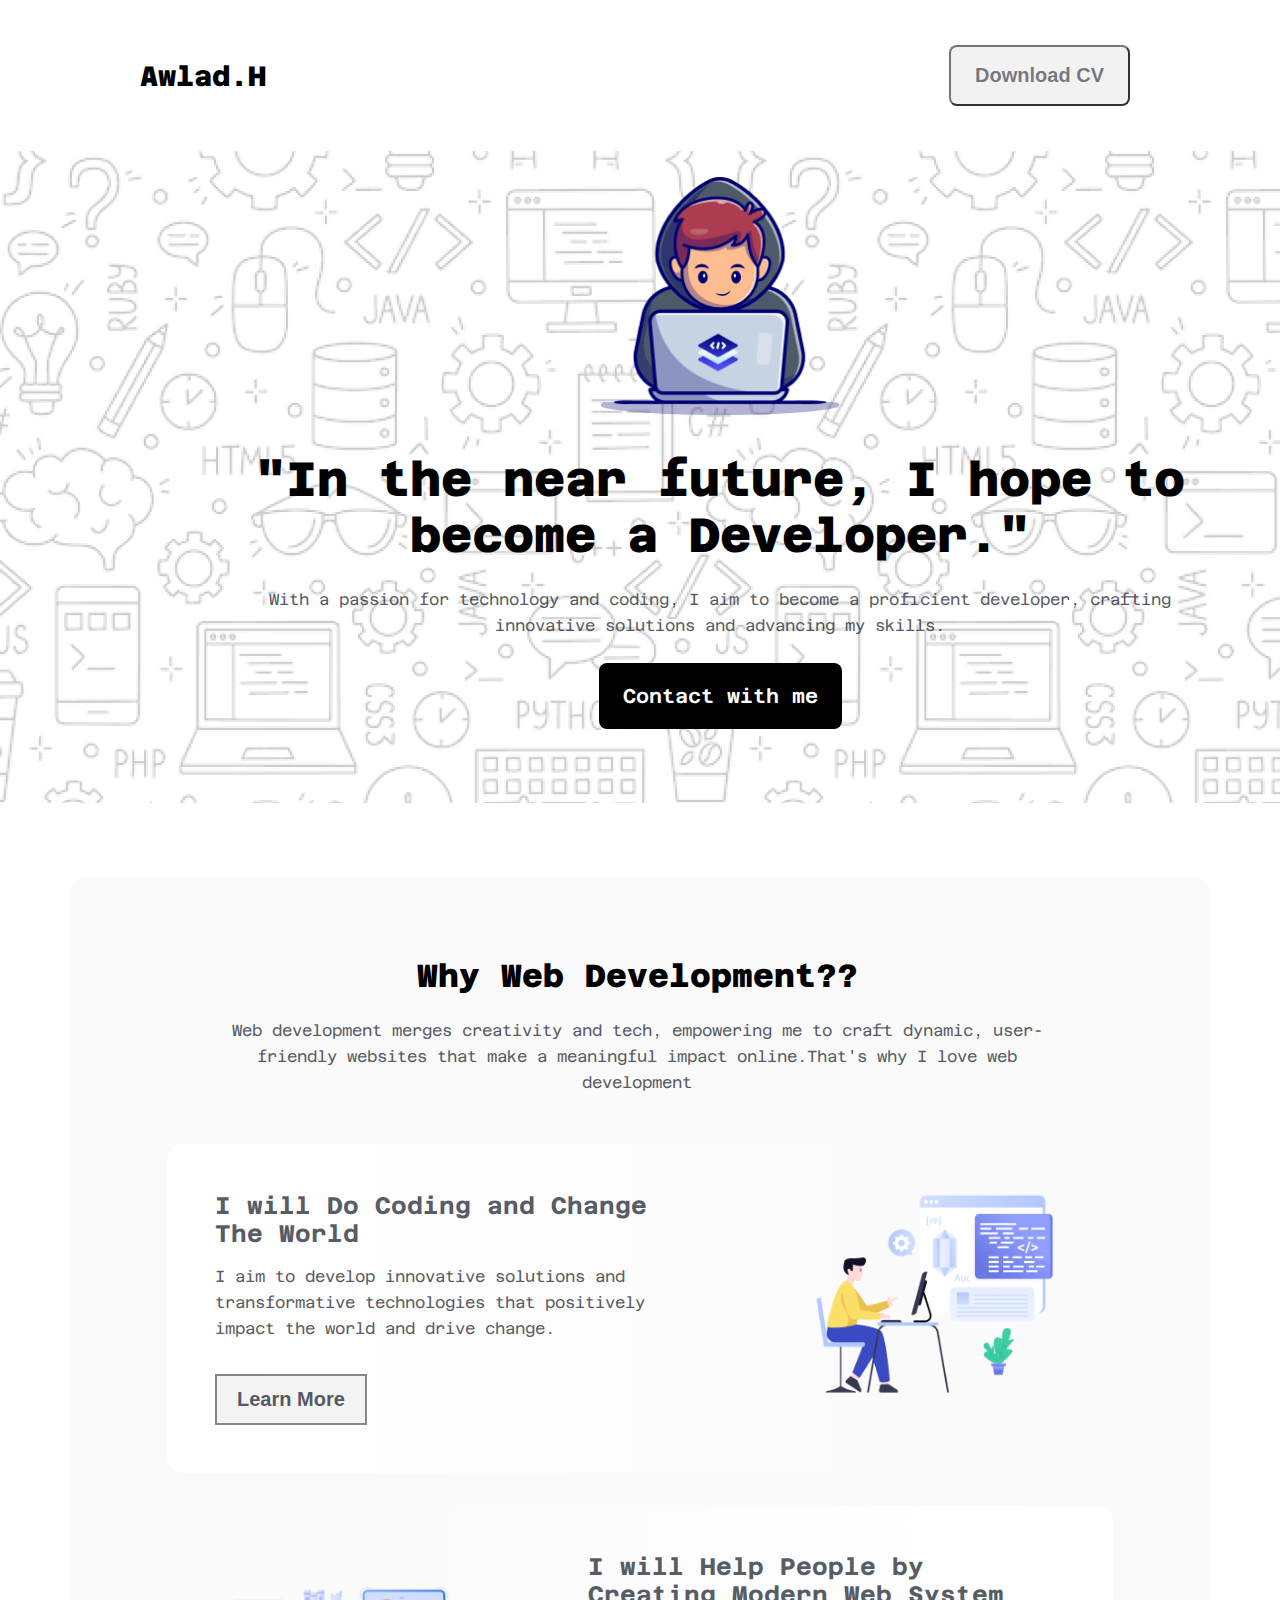
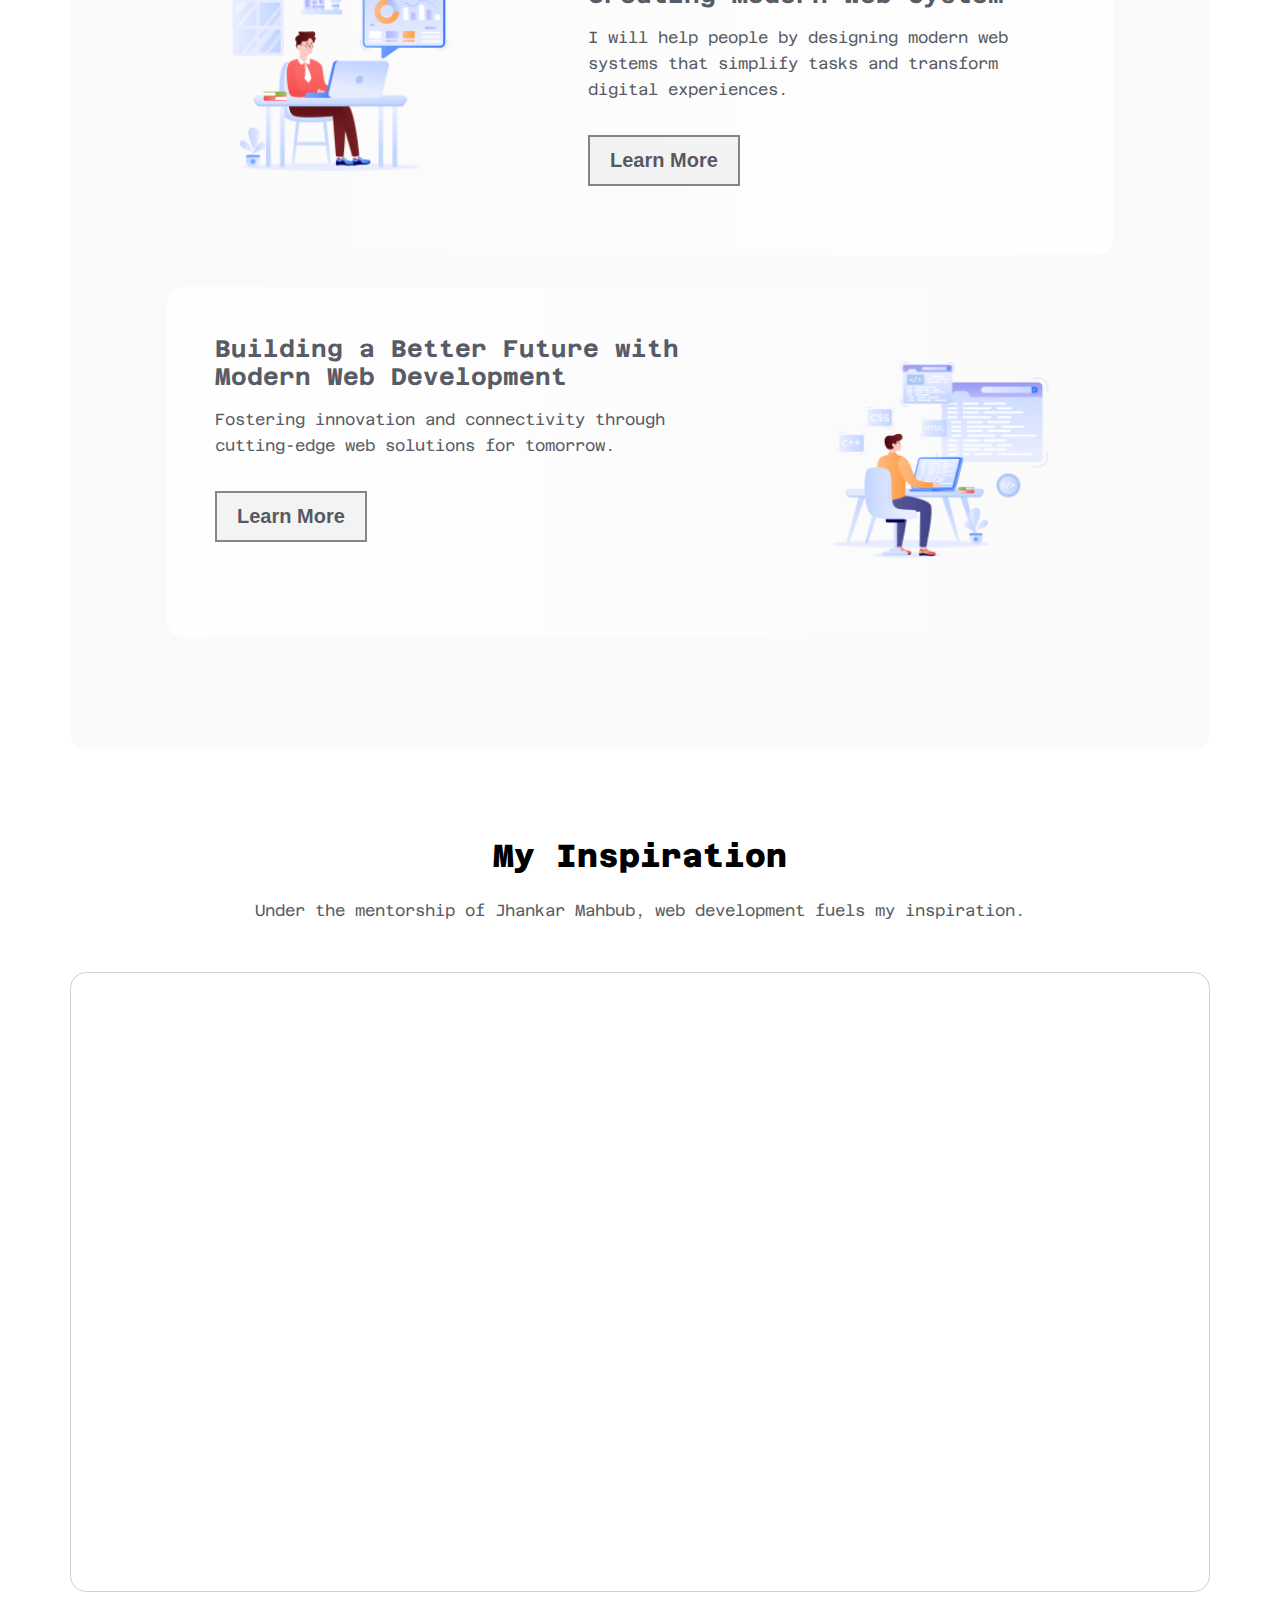
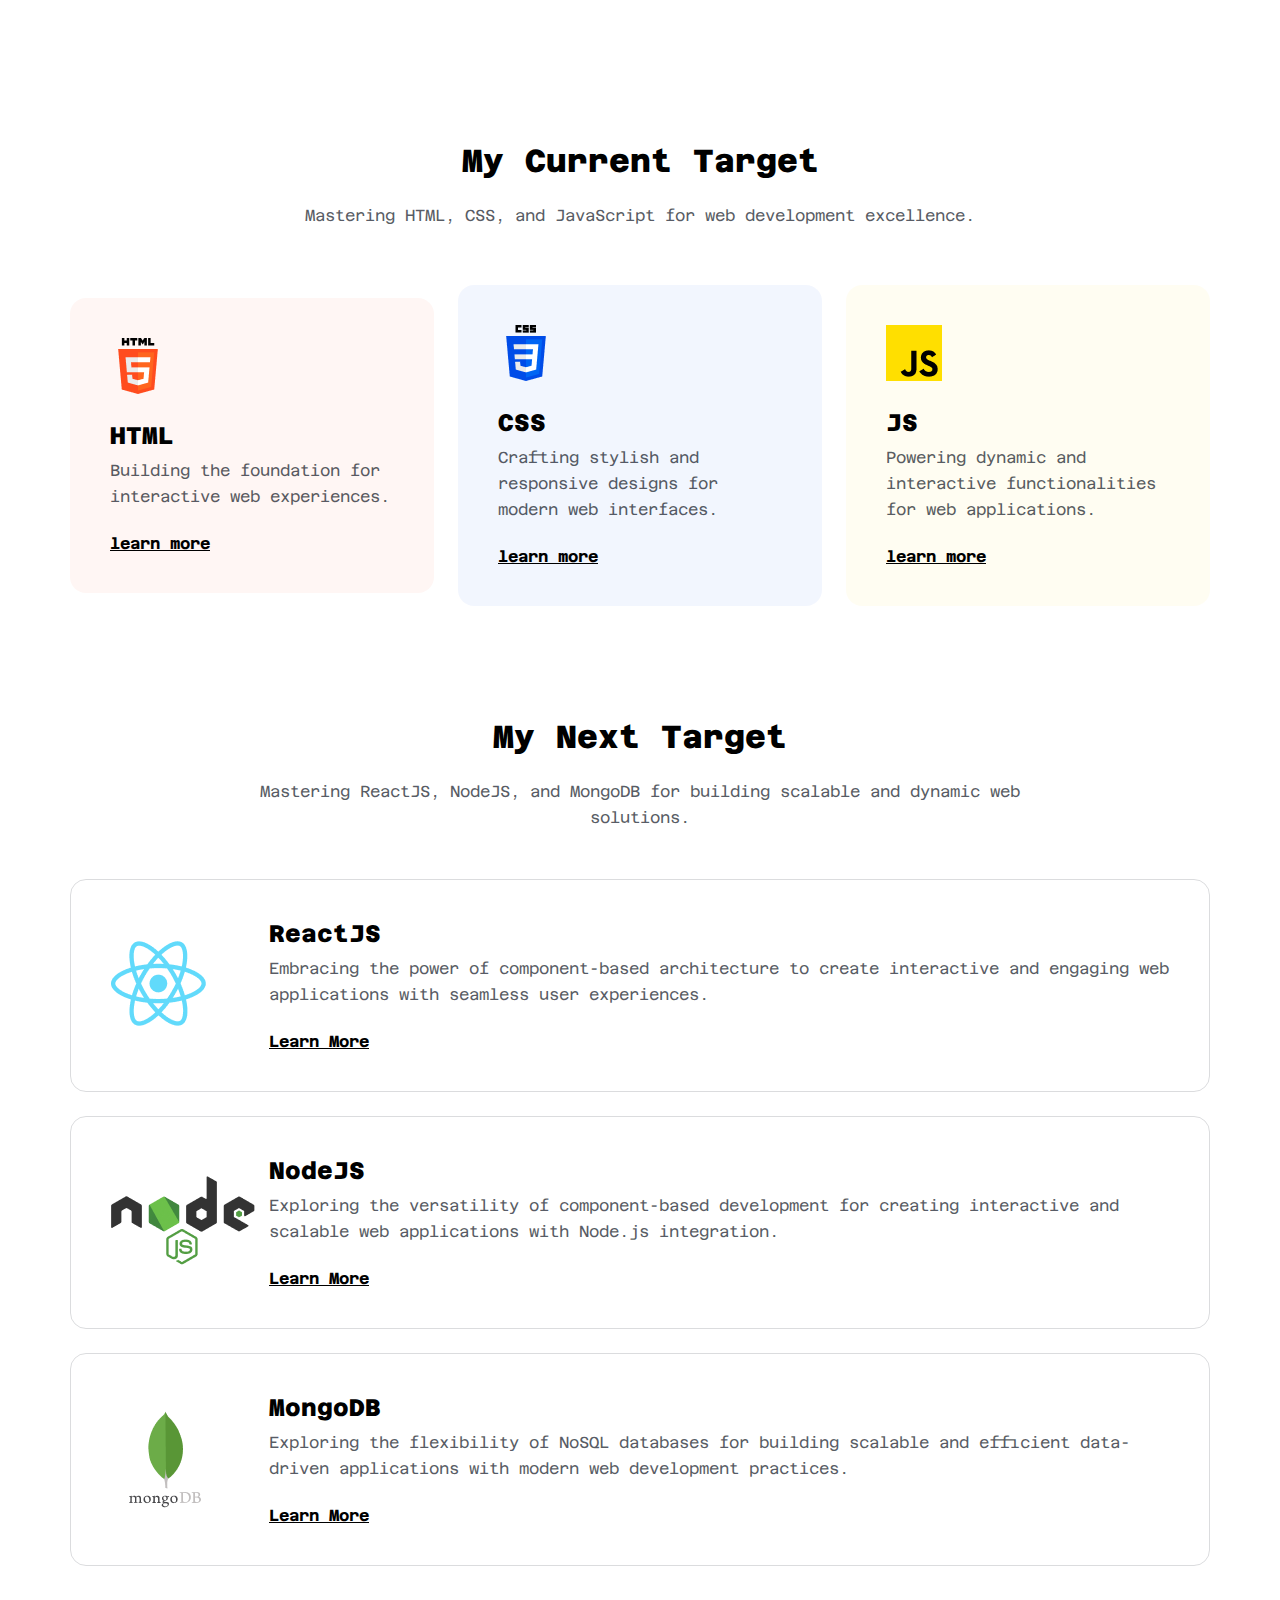
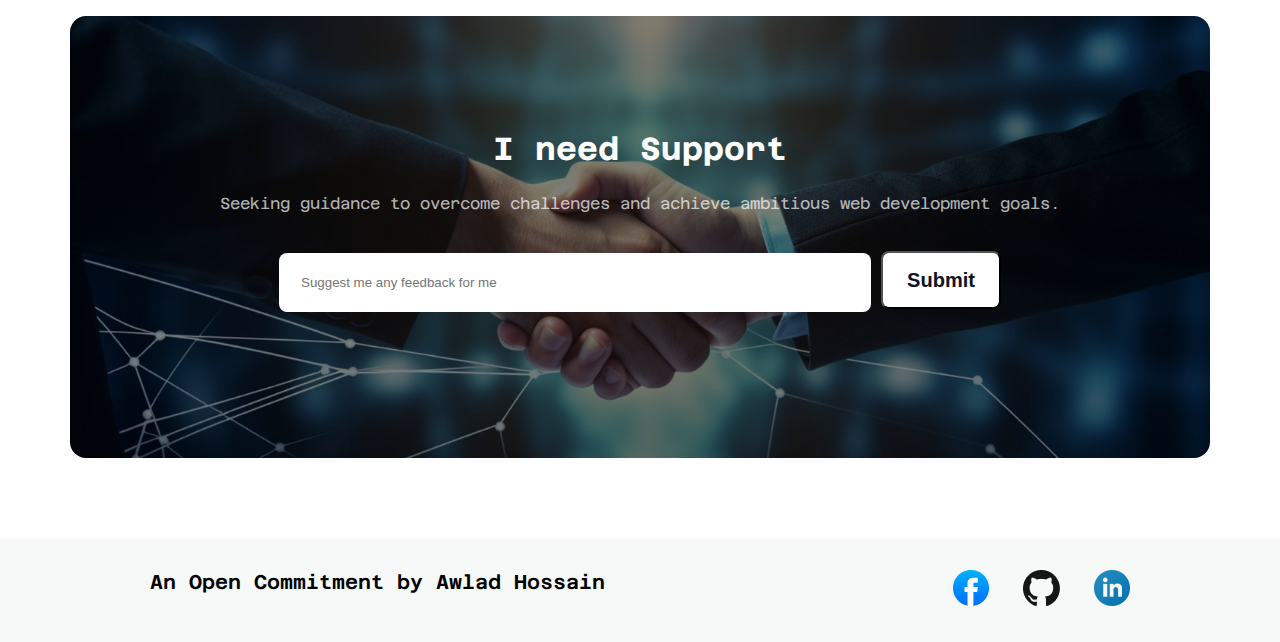
<file: index.html>
<!DOCTYPE html>
<html lang="en">
<head>
    <meta charset="UTF-8">
    <meta name="viewport" content="width=device-width, initial-scale=1.0">
    <title>Awlad.H</title>
    <link rel="stylesheet" href="./styles/style.css">
</head>
<body>
    <header>
        
        <!-- nav section  -->
         <nav>
            <ul>
                <li class="nav-title">Awlad.H</li>
                <li><Button class="color-1 nav-btn">Download CV</Button></li>
            </ul>
         </nav>
         <div class="banner">
            <div class="banner-container">
                <div class="banner-img-container">
                    <img src="./assets/Group.png" alt="" class="banner-img">
                </div>
                <div class="banner-content">
                    <h1 class="banner-title">"In the near future, I hope to become a Developer."</h1>
                    <p class="content-description">With a passion for technology and coding, I aim to become a proficient developer, crafting innovative solutions and advancing my skills.</p>
                    <a class="contact-btn" href="#footer">Contact with me</a>
                </div>
                
            </div>
         </div>

    </header>

    <!-- -----------main section starts here----- -->
    <main>
        <!-- why web development section  -->
         <section class="web-dev-container">
            <div class="web-dev-content">
                <h2>Why Web Development??</h2>
                <p class="content-description">Web development merges creativity and tech, empowering me to craft dynamic, user-friendly websites that make a meaningful impact online.That's why I love web development</p>
            </div>

            <div class="web-dev-items">
                <div class="items-content">
                    <h3>I will Do Coding and Change The World</h3>
                    <p class="content-description">I aim to develop innovative solutions and transformative technologies that positively impact the world and drive change.</p>
                    <button>Learn More</button>
                </div>
                <div class="items-img">
                    <img src="./assets/web-dev-1.png" alt="">
                </div>
            </div>
            <div id="background-90deg" class="web-dev-items">
                <div class="items-img">
                    <img src="./assets/web-dev-2.png" alt="">
                </div>
                <div class="items-content">
                    <h3>I will Help People by Creating Modern Web System</h3>
                    <p class="content-description">I will help people by designing modern web systems that simplify tasks and transform digital experiences.</p>
                    <button>Learn More</button>
                </div>
            </div>
            <div class="web-dev-items">
                <div class="items-content">
                    <h3>Building a Better Future with Modern Web Development </h3>
                    <p class="content-description">Fostering innovation and connectivity through cutting-edge web solutions for tomorrow.</p>
                    <button>Learn More</button>
                </div>
                <div class="items-img">
                    <img src="./assets/web-dev-3.png" alt="">
                </div>
            </div>

         </section>

        <!-- ------my inspiration section----- -->
         <section class="inspiration-container">
            <div class="inspiration-content">
                <h2>My Inspiration</h2>
                <p class="content-description">Under the mentorship of Jhankar Mahbub, web development fuels my inspiration.</p>
            </div>

            <!-- inspiration vedio  -->

            <div class="inspiration-vedio">
                <iframe width="1076px" height="550px" src="https://www.youtube.com/embed/S-gIFz-uYNw?si=hNxglcdfsQ7rzH6E" title="YouTube video player" frameborder="0" allow="accelerometer; autoplay; clipboard-write; encrypted-media; gyroscope; picture-in-picture; web-share" referrerpolicy="strict-origin-when-cross-origin" allowfullscreen></iframe>
            </div>
         </section>



         <!-- My Current Target Section  -->
         <section class="current-target">
            <div class="target-header">
                <h2>My Current Target</h2>
                <p class="content-description">Mastering HTML, CSS, and JavaScript for web development excellence.</p>
            </div>
            <div class="target-container">
                <div class="target-content target-content-bg-1">   
                    <img src="./assets/html.png" alt="">
                    <h4 class="target-container-title">HTML</h4>
                    <p class="content-description">Building the foundation for interactive web experiences.</p>
                    <a href="https://www.w3schools.com/html/" target="_blank" id="learn-more-link">learn more</a>
                </div>

                <div class="target-content target-content-bg-2">   
                    <img src="./assets/css.png" alt="">
                    <h4 class="target-container-title">CSS</h4>
                    <p class="content-description">Crafting stylish and responsive designs for modern web interfaces.</p>
                    <a href="https://developer.mozilla.org/en-US/docs/Learn/Getting_started_with_the_web/CSS_basics" target="_blank" id="learn-more-link">learn more</a>
                </div>

                <div class="target-content target-content-bg-3">   
                    <img src="./assets/js.png" alt="">
                    <h4 class="target-container-title">JS</h4>
                    <p class="content-description"> Powering dynamic and interactive functionalities for web applications.</p>
                    <a href="https://developer.mozilla.org/en-US/docs/Learn/Getting_started_with_the_web/JavaScript_basics" target="_blank" id="learn-more-link">learn more</a>
                </div>
            </div>
         </section>


         <!-- my next target section  -->

         <section class="next-target">
            <div class="target-header">
                <h2>My Next Target</h2>
                <p class="content-description">Mastering ReactJS, NodeJS, and MongoDB for building scalable and dynamic web solutions.</p>
            </div>
            <div class="next-target-container">
                <div class="next-target-items">
                    <div class="next-target-items-img">
                        <img src="./assets/react.png" alt="">
                    </div>
                    <div class="next-target-items-content">
                        <h4 class="target-container-title">ReactJS</h4>
                        <p class="content-description">Embracing the power of component-based architecture to create interactive and engaging web applications with seamless user experiences.</p>
                        <a href="https://react.dev/" target="_blank" id="learn-more-link">Learn More</a>
                    </div>
                </div>

                <div class="next-target-items">
                    <div class="next-target-items-img">
                        <img src="./assets/nodejs.png" alt="">
                    </div>
                    <div class="next-target-items-content">
                        <h4 class="target-container-title">NodeJS</h4>
                        <p class="content-description">Exploring the versatility of component-based development for creating interactive and scalable web applications with Node.js integration.</p>
                        <a href="https://nodejs.org/en" target="_blank" id="learn-more-link">Learn More</a>
                    </div>
                </div>

                <div class="next-target-items">
                    <div class="next-target-items-img">
                        <img src="./assets/mongodb.png" alt="">
                    </div>
                    <div class="next-target-items-content">
                        <h4 class="target-container-title">MongoDB</h4>
                        <p class="content-description">Exploring the flexibility of NoSQL databases for building scalable and efficient data-driven applications with modern web development practices.</p>
                        <a href="https://www.mongodb.com/" target="_blank" id="learn-more-link">Learn More</a>
                    </div>
                </div>
            </div>
         </section>



         <!-- ------- support section------- -->
          <section class="support">
            <div class="support-container">
                <h2 class="support-title">I need Support</h2>
                <p class="content-description"> Seeking guidance to overcome challenges and achieve ambitious web development goals.</p>
                <div class="input-box">
                    <input type="text" name="" id="" placeholder="Suggest me any feedback for me">
                <button type="submit">Submit</button>
                </div>
            </div>
          </section>

    </main>


    <footer id="footer">
        <div class="footer-container">
            <h3>An Open Commitment by Awlad Hossain</h3>
            <div>
                <a href="https://www.facebook.com/" target="_blank">
                    <img src="./assets/facebook.png" alt="">
                </a>
                <a href="https://github.com/ProgrammingHero1" target="_blank">
                    <img src="./assets/github.png" alt="">
                </a>
                <a href="https://www.linkedin.com/in/jhankar?trk=public_post_feed-actor-name" target="_blank">
                    <img src="./assets/linkedin-icon 1.png" alt="">
                </a>
            </div>
        </div>
    </footer>

    
</body>
</html>
</file>
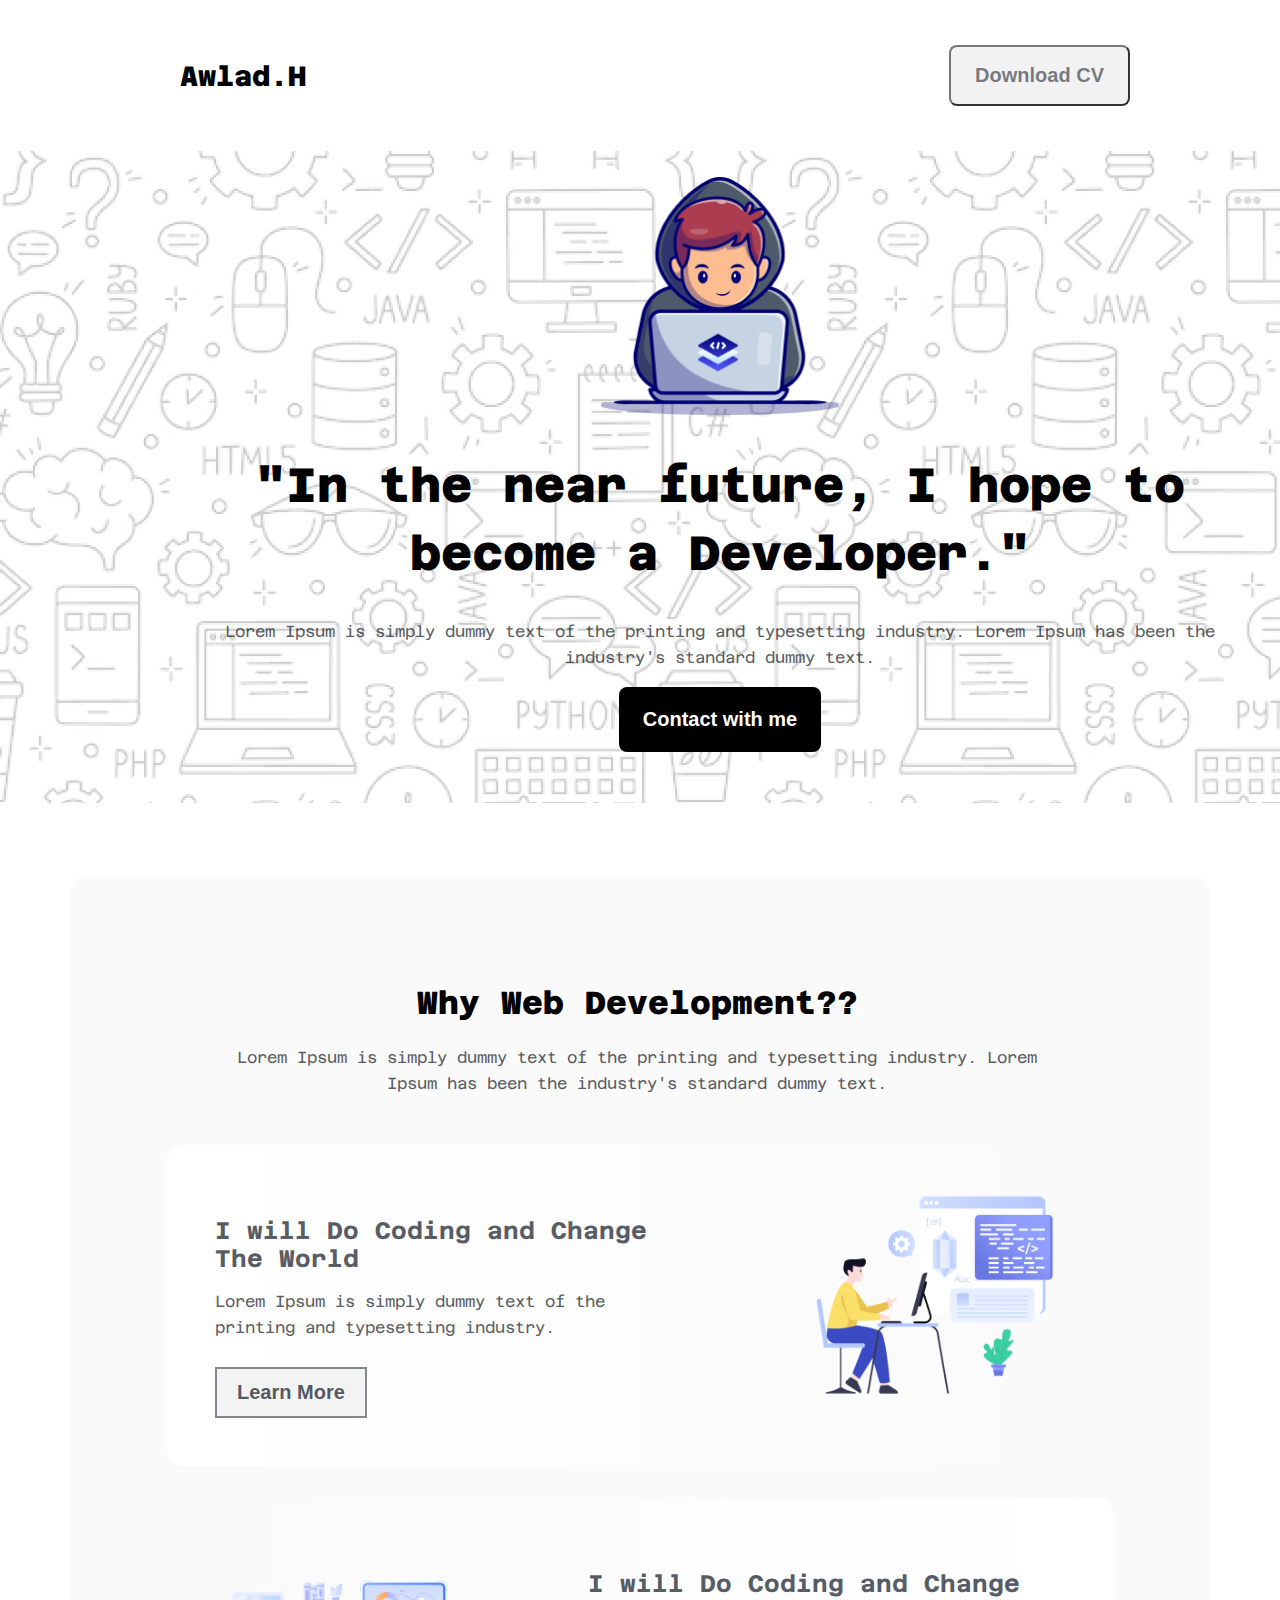
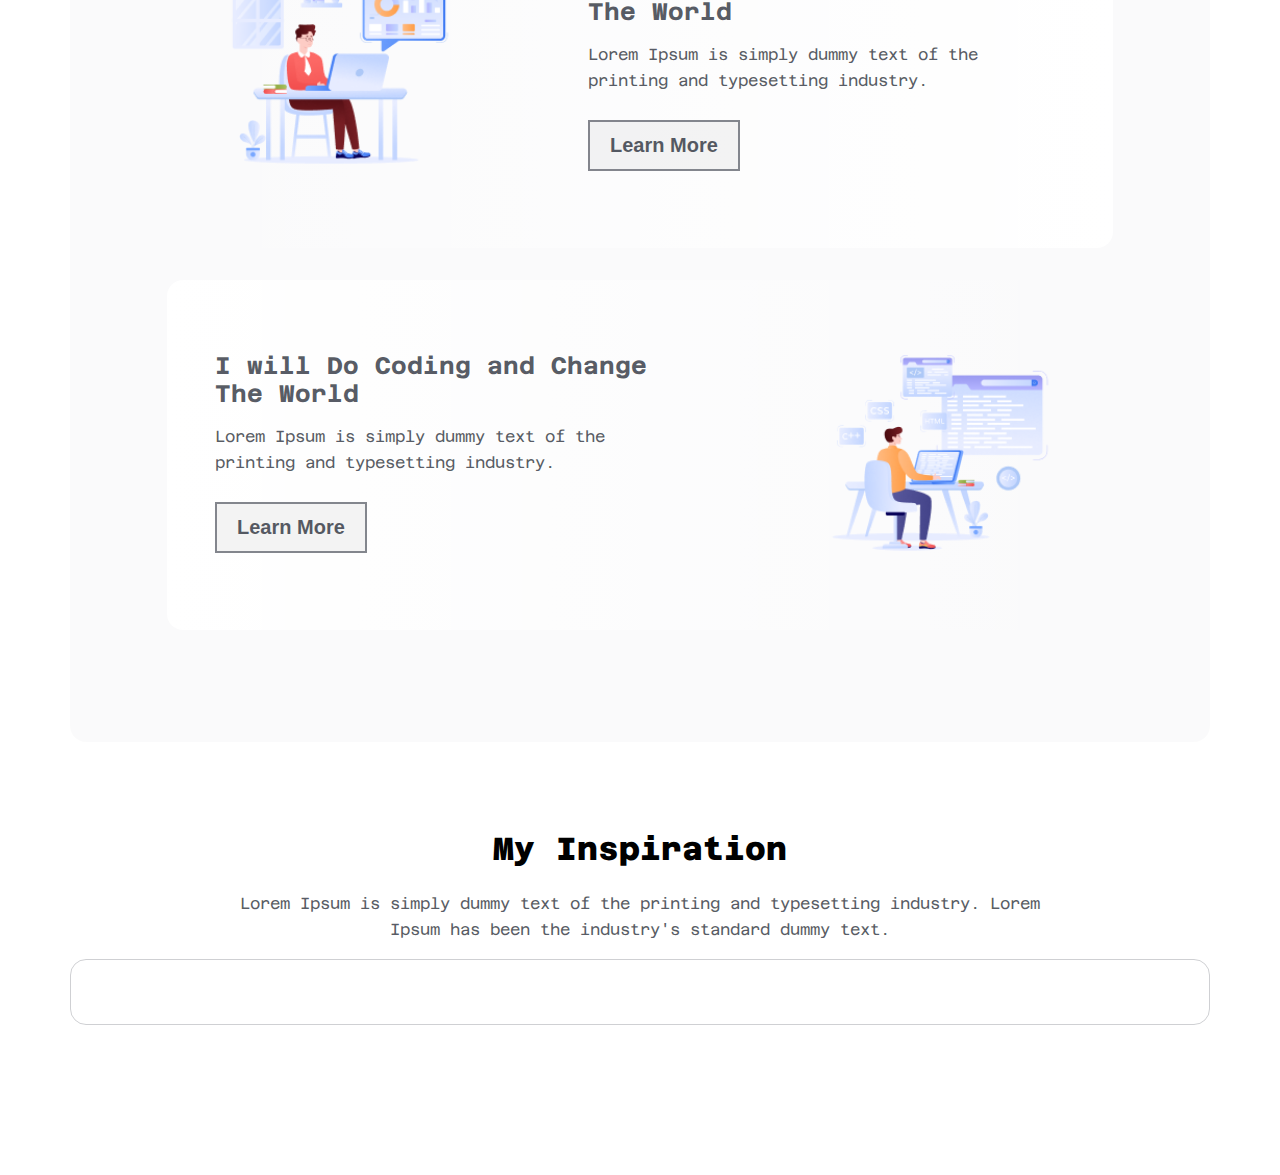
<file: assaignment-01-ph/index.html>
<!DOCTYPE html>
<html lang="en">
<head>
    <meta charset="UTF-8">
    <meta name="viewport" content="width=device-width, initial-scale=1.0">
    <title>Awlad.H</title>
    <link rel="stylesheet" href="./styles/style.css">
</head>
<body>
    <header>
        
        <!-- nav section  -->
         <nav>
            <ul>
                <li class="nav-title">Awlad.H</li>
                <li><Button class="color-1 nav-btn">Download CV</Button></li>
            </ul>
         </nav>
         <div class="banner">
            <div class="banner-container">
                <div class="banner-img-container">
                    <img src="./assets/Group.png" alt="" class="banner-img">
                </div>
                <div class="banner-content">
                    <h1 class="banner-title">"In the near future, I hope to become a Developer."</h1>
                    <p class="content-description">Lorem Ipsum is simply dummy text of the printing and typesetting industry. Lorem Ipsum has been the industry's standard dummy text.</p>
                    <button class="contact-btn">Contact with me</button>
                </div>
                
            </div>
         </div>

    </header>

    <!-- -----------main section starts here----- -->
    <main>
        <!-- why web development section  -->
         <section class="web-dev-container">
            <div class="web-dev-content">
                <h2>Why Web Development??</h2>
                <p class="content-description">Lorem Ipsum is simply dummy text of the printing and typesetting industry. Lorem Ipsum has been the industry's standard dummy text.</p>
            </div>

            <div class="web-dev-items">
                <div class="items-content">
                    <h3>I will Do Coding and Change The World</h3>
                    <p class="content-description">Lorem Ipsum is simply dummy text of the printing and typesetting industry.</p>
                    <button>Learn More</button>
                </div>
                <div class="items-img">
                    <img src="./assets/web-dev-1.png" alt="">
                </div>
            </div>
            <div id="background-90deg" class="web-dev-items">
                <div class="items-img">
                    <img src="./assets/web-dev-2.png" alt="">
                </div>
                <div class="items-content">
                    <h3>I will Do Coding and Change The World</h3>
                    <p class="content-description">Lorem Ipsum is simply dummy text of the printing and typesetting industry.</p>
                    <button>Learn More</button>
                </div>
            </div>
            <div class="web-dev-items">
                <div class="items-content">
                    <h3>I will Do Coding and Change The World</h3>
                    <p class="content-description">Lorem Ipsum is simply dummy text of the printing and typesetting industry.</p>
                    <button>Learn More</button>
                </div>
                <div class="items-img">
                    <img src="./assets/web-dev-3.png" alt="">
                </div>
            </div>

         </section>

        <!-- ------my inspiration section----- -->
         <section class="inspiration-container">
            <div class="inspiration-content">
                <h2>My Inspiration</h2>
                <p class="content-description">Lorem Ipsum is simply dummy text of the printing and typesetting industry. Lorem Ipsum has been the industry's standard dummy text.</p>
            </div>

            <div class="inspiration-vedio">

            </div>
         </section>




    </main>


    <footer>

    </footer>

    
</body>
</html>
</file>
<file: styles/style.css>
@import url('https://fonts.googleapis.com/css2?family=Azeret+Mono:ital,wght@0,100..900;1,100..900&display=swap');

*{
    margin: 0;
    padding: 0;
}
body{
    max-width: 1440px;
    width: 100%;
    font-family: "Azeret Mono";
    margin: 0 auto;
}

/* shared styles */

.color-1{
    color: #0D1321B3;
}

.content-description{
    color: #0D1321B3;
    font-size: 16px;
    font-weight: 400;
    line-height: 26px;
}
h3{
    color: rgba(13, 19, 33, 0.7);
    font-size: 24px;
    font-weight: 700;
    text-align: left;
    margin-bottom: 16px;
}

/* header secion styles starts here  */

/* -------nav style----- */
nav{
    margin: 45px 140px;
}
nav ul{
    display: flex;
    justify-content: space-between;
    align-items: center;
}
nav ul li{
    list-style: none;
}
.nav-title{
    font-size: 28px;
    font-weight: 800;
}
.nav-btn{
    border-radius: 8px;
    padding: 17px 24px;
    font-size: 20px;
    font-weight: 600;
    border: 1px solid rgb(13, 19, 33,);  
    opacity: 0.8;
    margin-right: 10px;
    cursor: pointer;
}


 /* banner section start  */
 .banner{
    width: 1440px;
    height: 652px;
    background-image: url(../assets/Hero-bg.png);
    background-repeat: no-repeat;
    background-position: center;
    background-size: cover;
}
.banner-container{
    width: 998px;
    display: flex;
    flex-direction: column;
    margin: 0 auto;
    align-items: center;
    text-align: center;
    padding: 26px;
}
.banner-content{
    margin-top: 32px;
    display: flex;
    flex-direction: column;
    align-items: center;
    justify-content: center;
    gap: 24px ;
}
.banner-img-container{
    width: 240px;
}
.banner-img-container img{
    width: 100%;
}
.banner-title{
    font-size: 48px;
    font-weight: 800;
}
.banner-description{
    line-height: 68px;
}
.contact-btn{
    background-color: black;
    color: rgb(255, 255, 255);
    font-size: 20px;
    font-weight: 600;
    text-align: center;
    padding: 21px 24px ;
    border: none;
    border-radius: 8px;
    display: block;
    width: fit-content;
    text-decoration: none;
    cursor: pointer;

}

/* header section ends here  */



/* main section starts here  */
main{
    width: 1140px;
    margin: 0 auto;
}
h2{
    font-size: 32px;
    font-weight: 800;
    line-height: 37px;
    text-align: center;
    margin-bottom: 24px;
}

/* why web development section styles  */
.web-dev-container{
    margin-top: 74px;
    padding: 80px 97px;
    border-radius: 16px;
    background-color: rgba(13, 19, 33, 0.02);
}
.web-dev-content{
    width: 850px;
    padding: 0 45px;
    text-align: center;
    margin-bottom: 48px;
}

.web-dev-items{
    width: 850px;
    padding: 48px;
    margin-bottom: 32px;
    display: flex;
    justify-content: space-between;
    border-radius: 16px;
    background: linear-gradient(90.00deg, rgb(255, 255, 255),rgba(255, 255, 255, 0) 100%);
}
#background-90deg{
    background: linear-gradient(-90.00deg, rgb(255, 255, 255),rgba(255, 255, 255, 0) 100%); 
}
.items-content{
    width: 477px;
}
.items-img{
    width: 250px;
}
.items-img img{
    width: 100%;
}
.web-dev-items button{
    border: 2px solid #0D1321B3;
    opacity: 0.7;
    color: rgb(13, 19, 33);
    font-size: 20px;
    font-weight: 600;
    text-align: center;
    padding: 12px 20px;
    margin-top: 32px;
    cursor: pointer;
}


/* my inspiration section styles start here  */


.inspiration-container{
    margin-top: 88px;
    margin-bottom: 150px;
}
.inspiration-content{
    padding: 0 144px;
    text-align: center;
}

.inspiration-vedio{
    margin-top: 48px;
    box-sizing: border-box;
    border: 1px solid rgba(13, 19, 33, 0.2);
    border-radius: 16px;
    padding: 32px;
}
.inspiration-vedio iframe{
    border-radius: 16px;
}


/* end of inspiration section's styles */



 /* ----My current target section start here------ */

.target-header{
    text-align: center;
    width: 850px;
    margin: 0 auto;
}
.target-container{
    margin-top: 56px;
    display: flex;
    justify-content: space-between;
    align-items: center;

}
.target-content{
    width: 284px;
    padding: 40px;
    border-radius: 16px;
    
}
.target-content img{
    margin-bottom: 24px;
}
.target-container-title{
    font-size: 24px;
    font-weight: 800;
    margin-bottom: 8px;
}
#learn-more-link{
    Font-weight: 700;
    Font-size: 16px;
    color: black;
    margin-top: 24px;
    display: block;
}

/* for backgorund  */

.target-content-bg-1{
    background-color: rgba(255, 76, 30, 0.05);
}
.target-content-bg-2{
    background-color: rgba(0, 76, 232, 0.05);
}
.target-content-bg-3{
    background-color: rgba(255, 223, 0, 0.05);
}


/* next target secion styles start here  */
.next-target{
    margin-top: 112px;
}
.next-target-container{
    margin-top: 48px;
} 
.next-target-items{
    box-sizing: border-box;
    border: 1px solid rgba(13, 19, 33, 0.15);
    border-radius: 16px;
    padding: 40px;
    display: flex;
    align-items: center;
    justify-content: space-between;
    margin-bottom: 24px;
}
.next-target-items-content{
    width: 900px;
}








































/* support section styles here */
.support{
    margin-top: 50px;
    height: 314px;
    padding: 64px 48px;
    border-radius: 16px;
    background-image: url(../assets/handshake.jpg);
    background-repeat: no-repeat;
    background-position: center;
    background-size: cover;
    background-color: rgba(0,0,0,0.5);
    background-blend-mode: overlay;
}
.support-container{
    display: flex;
    flex-direction: column;
    align-items: center;
    margin-top: 50px;
}
.support-title{
    color: rgb(255, 255, 255);
    font-size: 32px;
    font-weight: 700;
    text-align: center;
}
.support-container p{
    color: rgba(255, 255, 255, 0.7);

}
.input-box{
    margin-top: 34px;
}
.input-box input{
    padding: 22px;
    border-radius: 8px;
    width: 548px;
    color: black;
    font-weight: 400;
    border: none;
}
.input-box button{
    width: 120px;
    height: 58px;
    border-radius: 8px;
    font-weight: 700;
    color: rgb(13, 19, 33);
    font-size: 20px;
    background-color: rgb(255, 255, 255); 
    cursor: pointer;
}


/* footer section styles  */
footer{
    margin-top: 80px;
    background: rgba(13, 19, 33, 0.03);
}
.footer-container{
    padding: 32px 150px;
    display: flex;
    justify-content: space-between;
    align-items: center;
}
footer h3{
    font-size: 20px;
    font-weight: 600;
    color: black;
}
footer a{
    text-decoration: none;
    margin-left: 24px;
}
</file>
<file: assaignment-01-ph/styles/style.css>
@import url('https://fonts.googleapis.com/css2?family=Azeret+Mono:ital,wght@0,100..900;1,100..900&display=swap');


body{
    margin: 0;
    padding: 0;
    max-width: 1440px;
    width: 100%;
    font-family: "Azeret Mono";
}

/* shared styles */

.color-1{
    color: #0D1321B3;
}

.content-description{
    color: #0D1321B3;
    font-size: 16px;
    font-weight: 400;
    line-height: 26px;
}
h3{
    color: rgba(13, 19, 33, 0.7);
    font-size: 24px;
    font-weight: 700;
    text-align: left;
    margin-bottom: 16px;
}

/* header secion styles starts here  */

/* -------nav style----- */
nav{
    margin: 45px 140px;
}
nav ul{
    display: flex;
    justify-content: space-between;
    align-items: center;
}
nav ul li{
    list-style: none;
}
.nav-title{
    font-size: 28px;
    font-weight: 800;
}
.nav-btn{
    border-radius: 8px;
    padding: 17px 24px;
    font-size: 20px;
    font-weight: 600;
    border: 1px solid rgb(13, 19, 33,);  
    opacity: 0.8;
    margin-right: 10px;
}


 /* banner section start  */
 .banner{
    width: 1440px;
    height: 652px;
    background-image: url(../assets/Hero-bg.png);
    background-repeat: no-repeat;
    background-position: center;
    background-size: cover;
}
.banner-container{
    width: 998px;
    display: flex;
    flex-direction: column;
    margin: 0 auto;
    align-items: center;
    text-align: center;
    padding: 26px;
}
.banner-img-container{
    width: 240px;
}
.banner-img-container img{
    width: 100%;
}
.banner-title{
    font-size: 48px;
    font-weight: 800;
    line-height: 68px;
}
.banner-description{
    line-height: 68px;
}
.contact-btn{
    background-color: black;
    color: rgb(255, 255, 255);
    font-size: 20px;
    font-weight: 600;
    text-align: center;
    padding: 21px 24px ;
    border: none;
    border-radius: 8px;
}

/* header section ends here  */



/* main section starts here  */
main{
    width: 1140px;
    margin: 0 auto;}
h2{
    font-size: 32px;
    font-weight: 800;
    line-height: 37px;
    text-align: center;
    margin-bottom: 24px;
}

/* why web development section styles  */
.web-dev-container{
    margin-top: 74px;
    padding: 80px 97px;
    border-radius: 16px;
    background-color: rgba(13, 19, 33, 0.02);
}
.web-dev-content{
    width: 850px;
    padding: 0 45px;
    text-align: center;
    margin-bottom: 48px;
}

.web-dev-items{
    width: 850px;
    padding: 48px;
    margin-bottom: 32px;
    display: flex;
    justify-content: space-between;
    border-radius: 16px;
    background: linear-gradient(90.00deg, rgb(255, 255, 255),rgba(255, 255, 255, 0) 100%);
}
#background-90deg{
    background: linear-gradient(-90.00deg, rgb(255, 255, 255),rgba(255, 255, 255, 0) 100%) !important; 
}
.items-content{
    width: 477px;
}
.items-img{
    width: 250px;
}
.items-img img{
    width: 100%;
}
.web-dev-items button{
    border: 2px solid #0D1321B3;
    opacity: 0.7;
    color: rgb(13, 19, 33);
    font-size: 20px;
    font-weight: 600;
    text-align: center;
    padding: 12px 20px;
    margin-top: 10px;
}


/* my inspiration section styles start here  */


.inspiration-container{
    margin-top: 88px;
    margin-bottom: 150px;
}
.inspiration-content{
    padding: 0 144px;
    text-align: center;
}

.inspiration-vedio{
    box-sizing: border-box;
    border: 1px solid rgba(13, 19, 33, 0.2);
    border-radius: 16px;
    padding: 32px;
}
</file>
